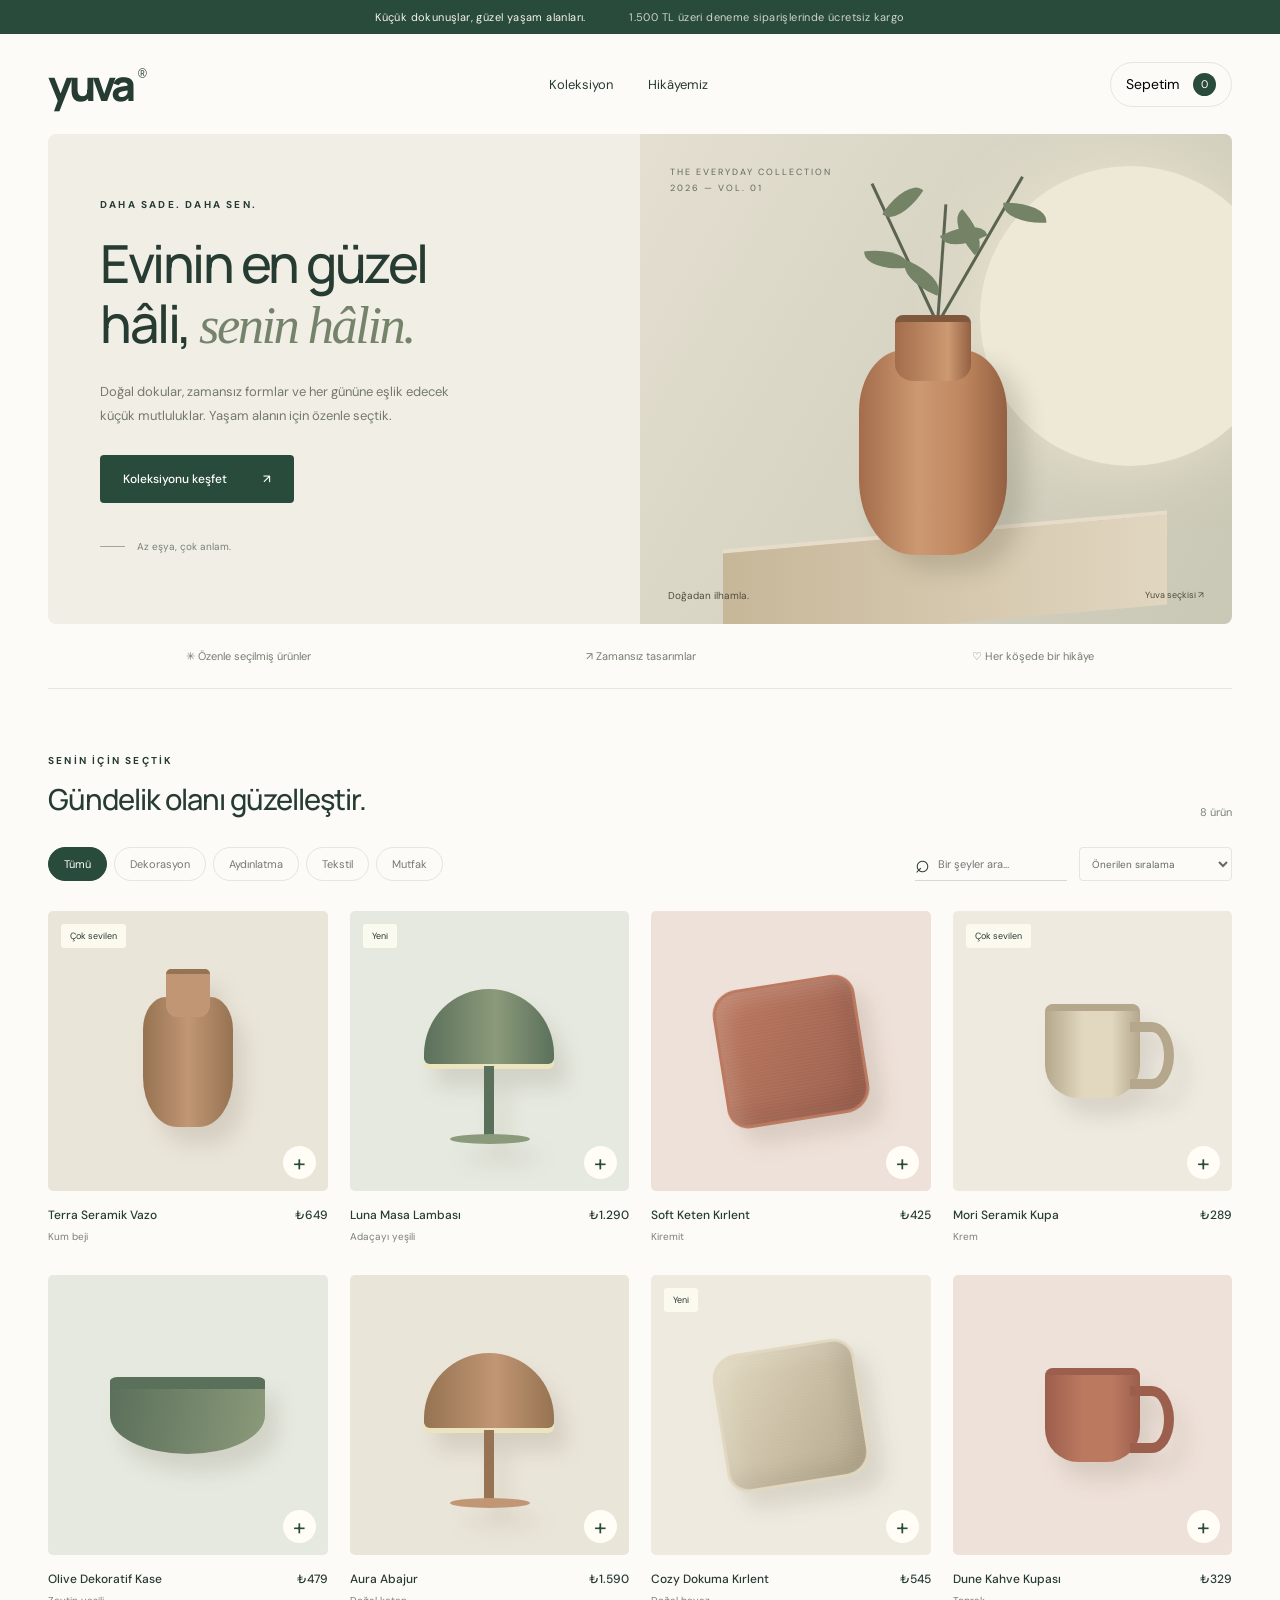
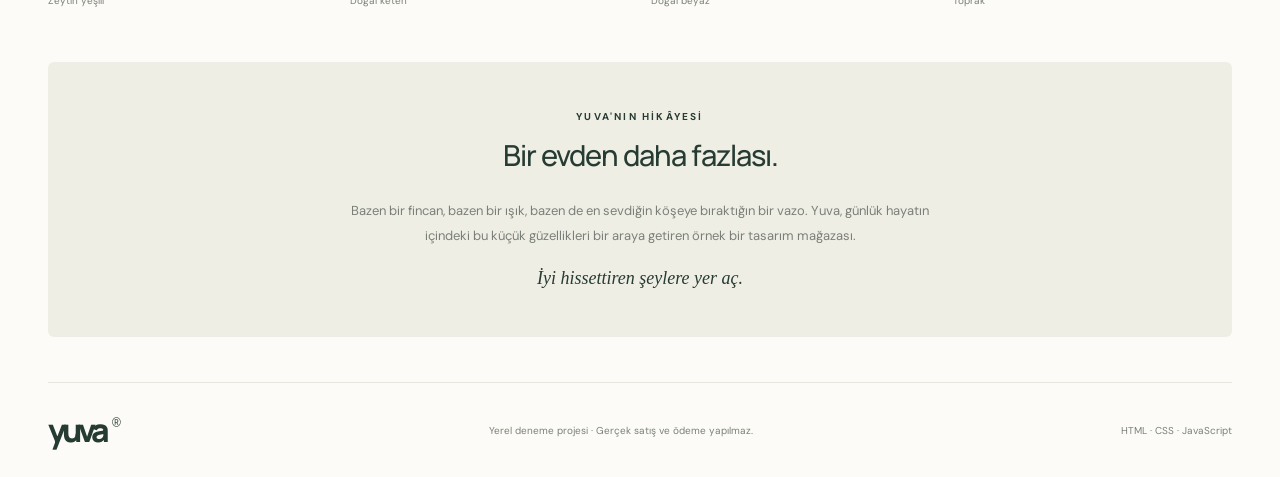
<file: index.html>
<!doctype html>
<html lang="tr">
<head>
  <meta charset="UTF-8">
  <meta name="viewport" content="width=device-width, initial-scale=1">
  <meta name="description" content="Yuva — yaşam alanınız için özenle seçilmiş tasarım ürünleri. Yerel e-ticaret denemesi.">
  <title>Yuva — Günlük yaşama güzel dokunuşlar</title>
  <link rel="stylesheet" href="styles.css">
  <script src="app.js" defer></script>
</head>
<body>
  <div class="announcement">Küçük dokunuşlar, güzel yaşam alanları. <span>1.500 TL üzeri deneme siparişlerinde ücretsiz kargo</span></div>
  <header class="header wrap">
    <a class="logo" href="index.html" aria-label="Yuva ana sayfa">yuva<span>®</span></a>
    <nav aria-label="Ana menü"><a href="#koleksiyon">Koleksiyon</a><a href="#hakkimizda">Hikâyemiz</a></nav>
    <button class="cart-button" id="open-cart">Sepetim <span id="cart-count">0</span></button>
  </header>
  <main>
    <section class="hero wrap">
      <div class="hero-copy"><p class="eyebrow">DAHA SADE. DAHA SEN.</p><h1>Evinin en güzel<br>hâli, <em>senin hâlin.</em></h1><p>Doğal dokular, zamansız formlar ve her gününe eşlik edecek küçük mutluluklar. Yaşam alanın için özenle seçtik.</p><a class="button dark" href="#koleksiyon">Koleksiyonu keşfet <span>↗</span></a><div class="hero-note"><span class="little-line"></span> Az eşya, çok anlam.</div></div>
      <div class="hero-art" aria-label="Dekoratif seramik vazo ve bitki illüstrasyonu" role="img"><span class="art-label">THE EVERYDAY COLLECTION<br>2026 — VOL. 01</span><div class="sun"></div><div class="stem stem-one"></div><div class="stem stem-two"></div><div class="stem stem-three"></div><div class="vase"></div><div class="pedestal"></div><div class="art-caption">Doğadan ilhamla.<span>Yuva seçkisi ↗</span></div></div>
    </section>
    <div class="benefits wrap"><span>✳ Özenle seçilmiş ürünler</span><span>↗ Zamansız tasarımlar</span><span>♡ Her köşede bir hikâye</span></div>
    <section class="catalog wrap" id="koleksiyon">
      <div class="section-heading"><div><p class="eyebrow">SENİN İÇİN SEÇTİK</p><h2>Gündelik olanı güzelleştir.</h2></div><span id="product-count"></span></div>
      <div class="toolbar"><div class="filters" role="group" aria-label="Ürün kategorileri"><button class="active" data-category="Tümü" aria-pressed="true">Tümü</button><button data-category="Dekorasyon" aria-pressed="false">Dekorasyon</button><button data-category="Aydınlatma" aria-pressed="false">Aydınlatma</button><button data-category="Tekstil" aria-pressed="false">Tekstil</button><button data-category="Mutfak" aria-pressed="false">Mutfak</button></div><div class="search-sort"><label class="search"><span aria-hidden="true">⌕</span><input id="search" type="search" placeholder="Bir şeyler ara…" aria-label="Ürün ara"></label><select id="sort" aria-label="Ürünleri sırala"><option value="featured">Önerilen sıralama</option><option value="price-asc">Fiyat: düşükten yükseğe</option><option value="price-desc">Fiyat: yüksekten düşüğe</option></select></div></div>
      <div class="product-grid" id="products"></div>
      <p class="empty hidden" id="no-results">Aramana uygun ürün bulunamadı. Başka bir kelime veya kategori deneyebilirsin.</p>
    </section>
    <section class="story wrap" id="hakkimizda"><p class="eyebrow">YUVA'NIN HİKÂYESİ</p><h2>Bir evden daha fazlası.</h2><p>Bazen bir fincan, bazen bir ışık, bazen de en sevdiğin köşeye bıraktığın bir vazo. Yuva, günlük hayatın içindeki bu küçük güzellikleri bir araya getiren örnek bir tasarım mağazası.</p><span>İyi hissettiren şeylere yer aç.</span></section>
  </main>
  <footer class="wrap"><a class="logo" href="index.html">yuva<span>®</span></a><p>Yerel deneme projesi · Gerçek satış ve ödeme yapılmaz.</p><span>HTML · CSS · JavaScript</span></footer>
  <dialog id="cart-dialog" class="cart-dialog"><div class="dialog-heading"><h2>Sepetim</h2><button class="icon-button" data-close="cart-dialog" aria-label="Sepeti kapat">✕</button></div><div id="cart-items"></div><div id="cart-summary"></div></dialog>
  <div id="toast" role="status" class="toast"></div>
</body>
</html>
</file>
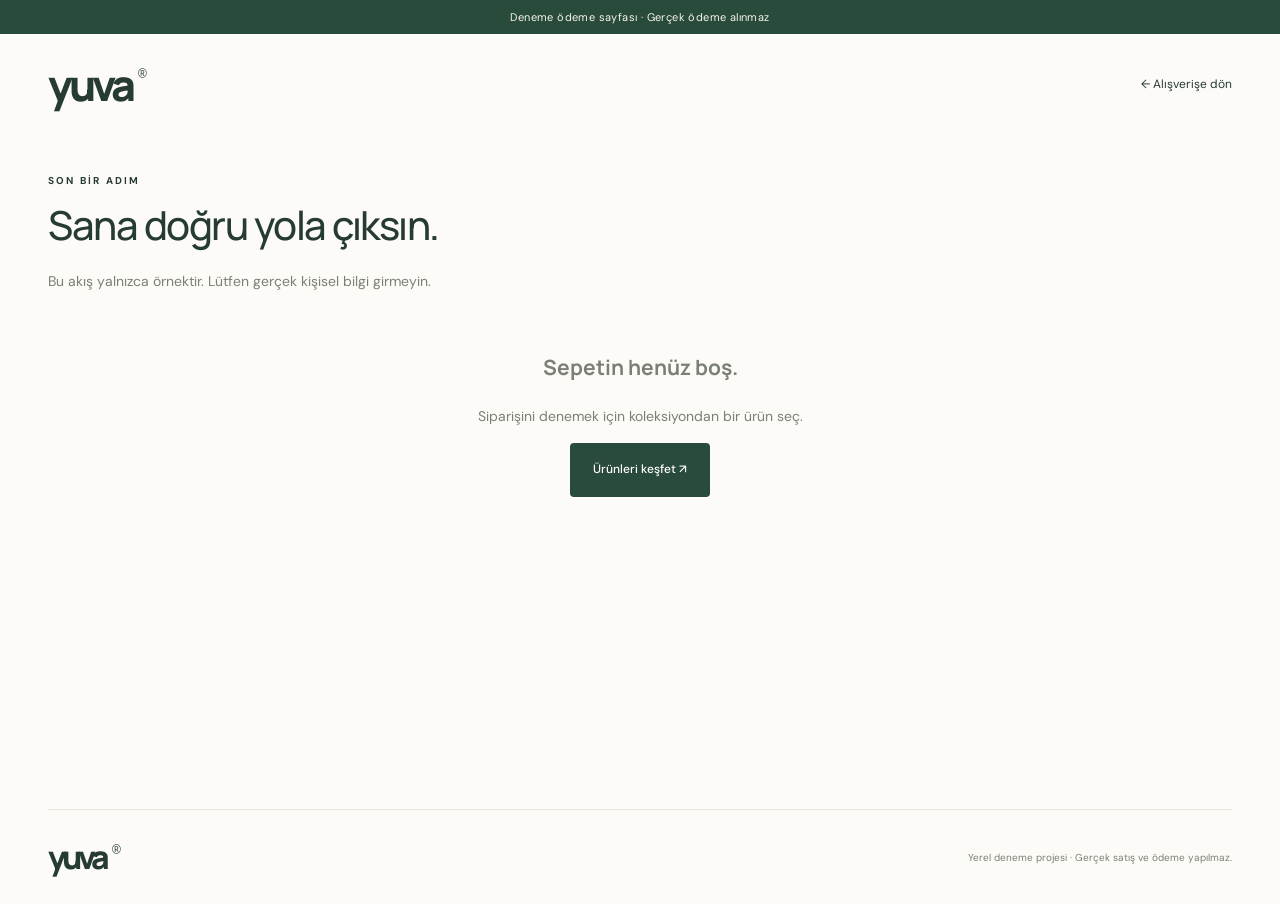
<file: checkout.html>
<!doctype html>
<html lang="tr">
<head><meta charset="UTF-8"><meta name="viewport" content="width=device-width, initial-scale=1"><title>Deneme ödemesi — Yuva</title><link rel="stylesheet" href="styles.css"><script src="app.js" defer></script></head>
<body>
  <div class="announcement">Deneme ödeme sayfası · Gerçek ödeme alınmaz</div>
  <header class="header wrap"><a class="logo" href="index.html">yuva<span>®</span></a><a class="back-link" href="index.html#koleksiyon">← Alışverişe dön</a></header>
  <main class="wrap checkout-main"><p class="eyebrow">SON BİR ADIM</p><h1>Sana doğru yola çıksın.</h1><p class="muted">Bu akış yalnızca örnektir. Lütfen gerçek kişisel bilgi girmeyin.</p>
    <div class="checkout-layout" id="checkout-layout"><form id="checkout-form"><section class="form-card"><h2><span class="step">01</span> Teslimat bilgileri</h2><div class="form-grid"><label>Ad soyad<input name="name" autocomplete="off" placeholder="Örnek Kullanıcı" required minlength="3" maxlength="100"></label><label>E-posta<input name="email" type="email" autocomplete="off" placeholder="ornek@example.com" required maxlength="150"></label><label class="full">Adres<textarea name="address" autocomplete="off" placeholder="Örnek Mahallesi, Deneme Sokak No: 1" required minlength="10" maxlength="500"></textarea></label><label>Şehir<input name="city" autocomplete="off" placeholder="İstanbul" required minlength="2" maxlength="60"></label><label>Posta kodu<input name="postcode" inputmode="numeric" pattern="[0-9]{5}" maxlength="5" placeholder="34000" title="5 haneli bir posta kodu girin" required></label></div></section><section class="form-card"><h2><span class="step">02</span> Ödeme yöntemi</h2><div class="demo-payment"><span>▣</span><div><strong>Deneme kartı</strong><p>•••• •••• •••• 4242 · Otomatik seçildi</p></div><span>✓</span></div><p class="muted small">Kart bilgisi istenmez. Bilgileriniz bir sunucuya gönderilmez ve teslimat bilgileri kaydedilmez.</p></section><button class="button dark submit-button" type="submit">Deneme siparişini tamamla <span>↗</span></button></form><aside class="order-summary"><h2>Sipariş özeti</h2><div id="checkout-items"></div><div id="checkout-summary"></div></aside></div>
    <section class="success hidden" id="order-success" aria-live="polite"><span class="success-icon">✓</span><h2>Deneme siparişin tamamlandı.</h2><p>Örnek alışveriş akışını tamamladın. Ödeme alınmadı ve gerçek sipariş oluşturulmadı.</p><a class="button dark" href="index.html">Koleksiyona dön ↗</a></section>
    <section id="checkout-empty" class="empty hidden"><h2>Sepetin henüz boş.</h2><p>Siparişini denemek için koleksiyondan bir ürün seç.</p><a href="index.html#koleksiyon" class="button dark">Ürünleri keşfet ↗</a></section>
  </main><footer class="wrap"><a class="logo" href="index.html">yuva<span>®</span></a><p>Yerel deneme projesi · Gerçek satış ve ödeme yapılmaz.</p></footer>
</body></html>
</file>
<file: styles.css>
@import url('https://fonts.googleapis.com/css2?family=DM+Sans:wght@400;500;600;700&family=Manrope:wght@400;500;600;700;800&display=swap');

:root{--ink:#263b32;--muted:#7a8078;--paper:#fcfbf7;--line:#e6e6dc;--green:#294b3b}*{box-sizing:border-box}html{scroll-behavior:smooth;scroll-padding-top:24px}body{margin:0;background:var(--paper);color:var(--ink);font-family:'DM Sans',Arial,sans-serif;font-size:14px}button,input,select,textarea{font:inherit}button,a,input,select,textarea{-webkit-tap-highlight-color:transparent}button,a{touch-action:manipulation}button{cursor:pointer}a{color:inherit;text-decoration:none}button:disabled{opacity:.4;cursor:default}:focus-visible{outline:3px solid #b8864b;outline-offset:4px}.wrap{width:min(1280px,calc(100% - 96px));margin-inline:auto}.announcement{padding:10px 24px;background:var(--green);color:#f7f5eb;text-align:center;font-size:11px;letter-spacing:.4px}.announcement span{margin-left:40px;opacity:.8}.header{height:100px;display:flex;align-items:center;justify-content:space-between}.logo{font-family:'Manrope',sans-serif;font-size:43px;letter-spacing:-4px;font-weight:800}.logo span{font:12px Arial;vertical-align:top;display:inline-block;margin:12px 0 0 6px;letter-spacing:0}.header nav{display:flex;gap:35px}.header nav a{font-size:13px}.header nav a:hover{color:#a1734f}.cart-button{background:transparent;border:1px solid var(--line);padding:10px 15px;border-radius:30px;display:flex;gap:14px;align-items:center}.cart-button span{background:var(--green);color:white;border-radius:50%;min-width:23px;height:23px;display:grid;place-items:center;font-size:11px}.hero{display:grid;grid-template-columns:1fr 1fr;min-height:490px;border-radius:8px;overflow:hidden;background:#f0eee5}.hero-copy{padding:64px 52px}.eyebrow{font-size:10px;letter-spacing:2.2px;font-weight:700;margin:0 0 22px}h1,h2,h3,p{margin-top:0}h1,h2{font-family:'Manrope',sans-serif}h1{font-size:clamp(36px,4.1vw,57px);font-weight:500;line-height:1.15;letter-spacing:-2.5px;margin-bottom:24px}h1 em{font-family:Georgia,serif;font-weight:400;color:#75836a}.hero-copy>p:not(.eyebrow){color:#74796e;font-size:13px;line-height:1.9;max-width:350px}.button{display:inline-flex;justify-content:space-between;align-items:center;gap:36px;padding:16px 23px;border:0;border-radius:4px;font-size:12px;font-weight:500}.dark{background:var(--green);color:white}.dark:hover{background:#3d604c}.hero-copy .button{margin-top:13px}.hero-note{margin-top:37px;font-size:10px;color:var(--muted);display:flex;align-items:center;gap:12px}.little-line{width:25px;height:1px;background:#9eaa91}.hero-art{position:relative;overflow:hidden;background:linear-gradient(120deg,#e4dfd0,#c9c7b5);min-height:490px}.art-label{position:absolute;top:30px;left:30px;font-size:9px;line-height:1.8;letter-spacing:2px;color:#62695a}.sun{position:absolute;width:300px;height:300px;border-radius:50%;background:#eee8d7;top:32px;right:-48px;box-shadow:0 0 80px #f4edd5aa}.pedestal{position:absolute;width:75%;height:90px;background:linear-gradient(90deg,#c7b799,#e1d6c0);bottom:0;left:14%;transform:skewY(-5deg);box-shadow:0 -4px 0 #e7dcc9}.hero-art .vase{position:absolute;bottom:69px;left:37%;width:148px;height:205px;background:linear-gradient(90deg,#a46c4b,#cc9972 40%,#bf875f 70%,#946042);border-radius:30% 30% 37% 37%;box-shadow:18px 15px 22px #524b3533;z-index:2}.hero-art .vase:before{content:'';position:absolute;top:-35px;left:36px;width:76px;height:59px;border-radius:8px 8px 25% 25%;background:linear-gradient(90deg,#a46c4b,#cc9972 70%,#946042);border-top:7px solid #80583e}.stem{position:absolute;width:3px;background:#5a6450;bottom:300px;left:50%;height:155px;transform-origin:bottom;z-index:1;transform:rotate(-25deg)}.stem:before,.stem:after{content:'';position:absolute;width:43px;height:20px;background:#748265;border-radius:0 90% 0 90%;left:0;top:20px;transform:rotate(-30deg)}.stem:after{top:65px;left:-39px;transform:rotate(20deg)}.stem-two{transform:rotate(30deg);height:170px}.stem-three{transform:rotate(4deg);height:120px}.art-caption{position:absolute;bottom:22px;left:28px;right:28px;display:flex;justify-content:space-between;font-size:10px;z-index:3;color:#514d3d}.art-caption span{font-size:9px}.benefits{display:flex;justify-content:space-around;padding:25px 0;border-bottom:1px solid var(--line);font-size:11px;color:#777e71}.catalog{padding-top:65px;padding-bottom:55px}.section-heading{display:flex;justify-content:space-between;align-items:end;margin-bottom:28px}.section-heading .eyebrow{margin-bottom:12px}.section-heading h2{font-size:29px;letter-spacing:-1px;font-weight:500;margin:0}.section-heading>span{font-size:11px;color:var(--muted)}.toolbar{display:flex;justify-content:space-between;gap:16px;align-items:center;margin-bottom:30px}.filters{display:flex;gap:7px;flex-wrap:wrap}.filters button{border:1px solid var(--line);background:transparent;border-radius:25px;padding:9px 15px;color:#757a71;font-size:11px}.filters .active{background:var(--green);border-color:var(--green);color:white}.search-sort{display:flex;gap:12px}.search{display:flex;align-items:center;border-bottom:1px solid #d7dacf;gap:8px;max-width:160px}.search span{font-size:25px}.search input{width:100%;border:none;background:transparent;padding:8px 0;font-size:11px;outline-offset:0}.search-sort select{border:1px solid var(--line);border-radius:4px;padding:8px;background:transparent;color:#626c60;font-size:10px;max-width:165px}.product-grid{display:grid;grid-template-columns:repeat(4,1fr);gap:32px 22px}.product-image{position:relative;border-radius:5px;overflow:hidden}.product-art{position:relative;height:280px;display:grid;place-items:center;overflow:hidden;background:#ece8de}.sand{--object:#c19674;--object-dark:#967352;background:#eae5d9}.sage{--object:#8b9a7a;--object-dark:#5b705b;background:#e6e9df}.rose{--object:#bb7960;--object-dark:#9c5f4d;background:#eee1d9}.cream{--object:#e1d8bf;--object-dark:#b4a78c;background:#eeeae0}.object{position:relative;filter:drop-shadow(12px 18px 10px #55452a22);transition:transform .35s}.product-card:hover .object{transform:translateY(-5px) rotate(-3deg)}.object.vase{width:90px;height:130px;background:linear-gradient(90deg,var(--object-dark),var(--object) 50%,var(--object-dark));border-radius:25% 25% 38% 38%;margin-top:22px}.object.vase:before{content:'';position:absolute;top:-28px;left:23px;width:44px;height:43px;border-top:5px solid var(--object-dark);background:var(--object);border-radius:5px 5px 25% 25%}.object.lamp{width:130px;height:75px;border-radius:100px 100px 9px 9px;background:linear-gradient(90deg,var(--object-dark),var(--object) 55%,var(--object-dark));margin-top:-50px;box-shadow:0 5px 0 #ece4bf}.object.lamp:before{content:'';position:absolute;top:77px;left:60px;width:10px;height:73px;background:var(--object-dark)}.object.lamp:after{content:'';position:absolute;top:145px;left:26px;width:80px;height:10px;background:var(--object);border-radius:50%}.object.pillow{width:144px;height:139px;border-radius:18% 15% 18% 15%;background:repeating-linear-gradient(0deg,#ffffff0a 0px,#ffffff0a 1px,transparent 1px,transparent 3px),linear-gradient(125deg,var(--object),var(--object-dark));border:3px solid var(--object);transform:rotate(-9deg);box-shadow:inset 8px 8px 20px #ffffff25,inset -10px -10px 20px #00000012}.object.mug{width:95px;height:94px;background:linear-gradient(90deg,var(--object-dark),var(--object) 40%,var(--object) 70%,var(--object-dark));border-radius:8% 8% 35% 35%;border-top:7px solid var(--object-dark)}.object.mug:after{content:'';position:absolute;right:-34px;top:11px;width:34px;height:47px;border:10px solid var(--object-dark);border-left:0;border-radius:0 50% 50% 0}.object.bowl{width:155px;height:77px;background:linear-gradient(100deg,var(--object-dark),var(--object));border-radius:5% 5% 50% 50%;border-top:12px solid var(--object-dark)}.badge{position:absolute;left:13px;top:13px;background:#fffdf3d9;padding:6px 9px;border-radius:3px;font-size:9px}.add-button{position:absolute;right:12px;bottom:12px;width:33px;height:33px;border:0;background:#fffdf5;border-radius:50%;color:var(--green);font-size:23px}.add-button:hover{background:var(--green);color:white}.product-info{display:flex;justify-content:space-between;gap:8px;margin-top:16px}.product-info h3{font-size:12px;font-weight:500;margin-bottom:7px}.product-info p{font-size:10px;color:var(--muted);margin:0}.product-info strong{white-space:nowrap;font-size:12px;font-weight:500}.story{text-align:center;background:#efeee5;padding:48px 20px;border-radius:6px;margin-bottom:45px}.story .eyebrow{margin-bottom:12px}.story h2{font-size:29px;font-weight:500;letter-spacing:-1px}.story>p:not(.eyebrow){max-width:600px;margin:0 auto 20px;line-height:1.9;color:var(--muted);font-size:13px}.story>span{font-family:Georgia,serif;font-style:italic;font-size:18px}footer{border-top:1px solid var(--line);padding:25px 0;display:flex;align-items:center;justify-content:space-between;gap:20px}footer .logo{font-size:32px}footer p,footer>span{font-size:10px;color:var(--muted);margin:0}footer .logo span{margin-top:8px}.hidden{display:none!important}.empty{text-align:center;padding:45px 15px;color:var(--muted);line-height:1.8}.cart-dialog{border:0;margin:0 0 0 auto;height:100dvh;max-height:100dvh;width:460px;max-width:100%;padding:28px;background:var(--paper);color:var(--ink)}.cart-dialog::backdrop{background:#17271dcc;backdrop-filter:blur(3px)}.dialog-heading{display:flex;justify-content:space-between;align-items:center;border-bottom:1px solid var(--line);padding-bottom:20px}.dialog-heading h2{margin:0;font-size:24px}.icon-button{border:0;background:transparent;font-size:20px;color:var(--ink);padding:8px}.cart-item{display:flex;gap:14px;padding:24px 0;border-bottom:1px solid var(--line);align-items:center}.cart-item .product-art,.order-item .product-art{width:75px;height:90px;flex-shrink:0;border-radius:5px}.cart-item .object,.order-item .object{scale:.4}.cart-item-info{flex:1}.cart-item h3,.order-item h3{font-size:12px;margin-bottom:8px}.cart-item p{font-size:12px;color:var(--muted);margin-bottom:10px}.quantity{display:flex;align-items:center;gap:15px}.quantity button{border:1px solid var(--line);background:transparent;width:28px;height:28px;border-radius:4px;color:var(--ink)}.quantity span{font-size:12px}.remove-button{font-size:10px;border:0;background:transparent;text-decoration:underline;color:var(--muted);padding:8px 0}.totals{padding-top:20px}.totals p{display:flex;justify-content:space-between;font-size:13px;margin-bottom:15px}.totals .total{border-top:1px solid var(--line);padding-top:20px;font-size:17px}.full-button{display:flex;margin-top:22px}.small{font-size:11px;line-height:1.7}.muted{color:var(--muted)}.toast{position:fixed;bottom:25px;left:50%;transform:translate(-50%,20px);background:var(--green);color:white;box-shadow:0 5px 25px #0002;padding:15px 25px;border-radius:6px;opacity:0;pointer-events:none;transition:.2s;z-index:10;font-size:13px;max-width:calc(100% - 30px);width:max-content}.toast.visible{opacity:1;transform:translate(-50%,0)}.checkout-main{padding-top:40px;min-height:75vh;padding-bottom:60px}.checkout-main h1{font-size:40px;letter-spacing:-1.5px}.checkout-main>.eyebrow{margin-bottom:15px}.back-link{font-size:12px}.checkout-layout{display:grid;grid-template-columns:1.3fr 1fr;gap:45px;margin-top:35px;align-items:start}.form-card{border:1px solid var(--line);padding:28px;border-radius:6px;margin-bottom:22px}.form-card h2,.order-summary h2{font-size:18px;font-weight:500;margin-bottom:26px}.step{font-size:11px;color:var(--muted);margin-right:10px}.form-grid{display:grid;grid-template-columns:1fr 1fr;gap:20px}.form-grid label{display:flex;flex-direction:column;gap:9px;font-size:12px}.form-grid input,.form-grid textarea{background:white;border:1px solid #dbdfd4;border-radius:4px;padding:12px;width:100%;color:var(--ink)}.form-grid textarea{resize:vertical;min-height:90px}.full{grid-column:1/-1}.demo-payment{display:flex;align-items:center;gap:15px;padding:17px;border:1px solid #b9c5ad;background:#eef1e8;border-radius:5px}.demo-payment>span:last-child{margin-left:auto}.demo-payment p{font-size:11px;margin:7px 0 0;color:var(--muted)}.demo-payment strong{font-size:13px}.form-card>.small{margin:14px 0 0}.submit-button{width:100%}.order-summary{padding:28px;background:#f0eee5;border-radius:6px;position:sticky;top:24px}.order-item{display:flex;align-items:center;gap:12px;padding:15px 0;border-bottom:1px solid #deded2}.order-item .product-art{width:60px;height:70px}.order-item>div:not(.product-art){flex:1}.order-item p{font-size:10px;color:var(--muted);margin:0}.order-item>strong{font-size:12px;white-space:nowrap}.success{text-align:center;padding:65px 20px}.success-icon{display:grid;place-items:center;border-radius:50%;background:#e5ecdd;font-size:35px;width:75px;height:75px;margin:0 auto 25px}.success p{color:var(--muted);line-height:1.8}.success .button{margin-top:20px}
@media(min-width:1450px){.hero{min-height:540px}.hero-copy{padding:80px 65px}.hero-art{min-height:540px}.hero-art .vase{left:40%}}
@media(max-width:1100px){.wrap{width:calc(100% - 48px)}.hero-copy{padding:45px 30px}.toolbar{align-items:start;flex-direction:column}.search-sort{width:100%;justify-content:space-between}.search{max-width:220px}.product-art{height:230px}.product-info{flex-direction:column}.hero-art .vase{left:32%}.checkout-layout{gap:24px}.form-card,.order-summary{padding:20px}}
@media(max-width:700px){.wrap{width:calc(100% - 32px)}.announcement{font-size:9px}.announcement span{display:none}.header{height:80px}.logo{font-size:35px}.header nav{gap:14px}.header nav a{font-size:11px}.cart-button{padding:7px 10px;font-size:11px;gap:8px}.hero{grid-template-columns:1fr}.hero-copy{padding:38px 28px}.hero h1{font-size:42px}.hero-art{min-height:330px}.hero-art .vase{height:160px;width:120px;left:calc(50% - 60px);bottom:50px}.hero-art .vase:before{left:30px;width:60px}.stem{bottom:235px;height:95px}.stem-two{height:100px}.sun{width:220px;height:220px;top:10px}.pedestal{height:65px}.art-label{font-size:8px;top:20px;left:20px}.hero-note{margin-top:25px}.benefits{font-size:9px;gap:10px;text-align:center;padding:20px 0;line-height:1.7}.catalog{padding-top:40px}.section-heading h2{font-size:24px}.section-heading{gap:12px}.section-heading>span{white-space:nowrap}.filters{gap:5px}.filters button{padding:8px 11px;font-size:10px}.product-grid{grid-template-columns:repeat(2,1fr);gap:24px 13px}.product-art{height:215px}.product-art .object{scale:.85}.product-info h3{font-size:11px}.product-info strong{font-size:12px}.badge{left:9px;top:9px;font-size:8px}.story{padding:35px 22px}.story h2{font-size:25px}footer{flex-wrap:wrap;gap:14px}footer p{font-size:9px}footer>span{display:none}.checkout-main{padding-top:25px}.checkout-main h1{font-size:33px}.checkout-layout{grid-template-columns:1fr}.order-summary{position:static;grid-row:1}.form-grid{grid-template-columns:1fr}.form-grid .full{grid-column:auto}.checkout-main>.muted{font-size:12px;line-height:1.8}.cart-dialog{padding:22px}.product-art .object.lamp{scale:.75}}
@media(prefers-reduced-motion:reduce){html{scroll-behavior:auto}*,*::before,*::after{transition:none!important}}
</file>
